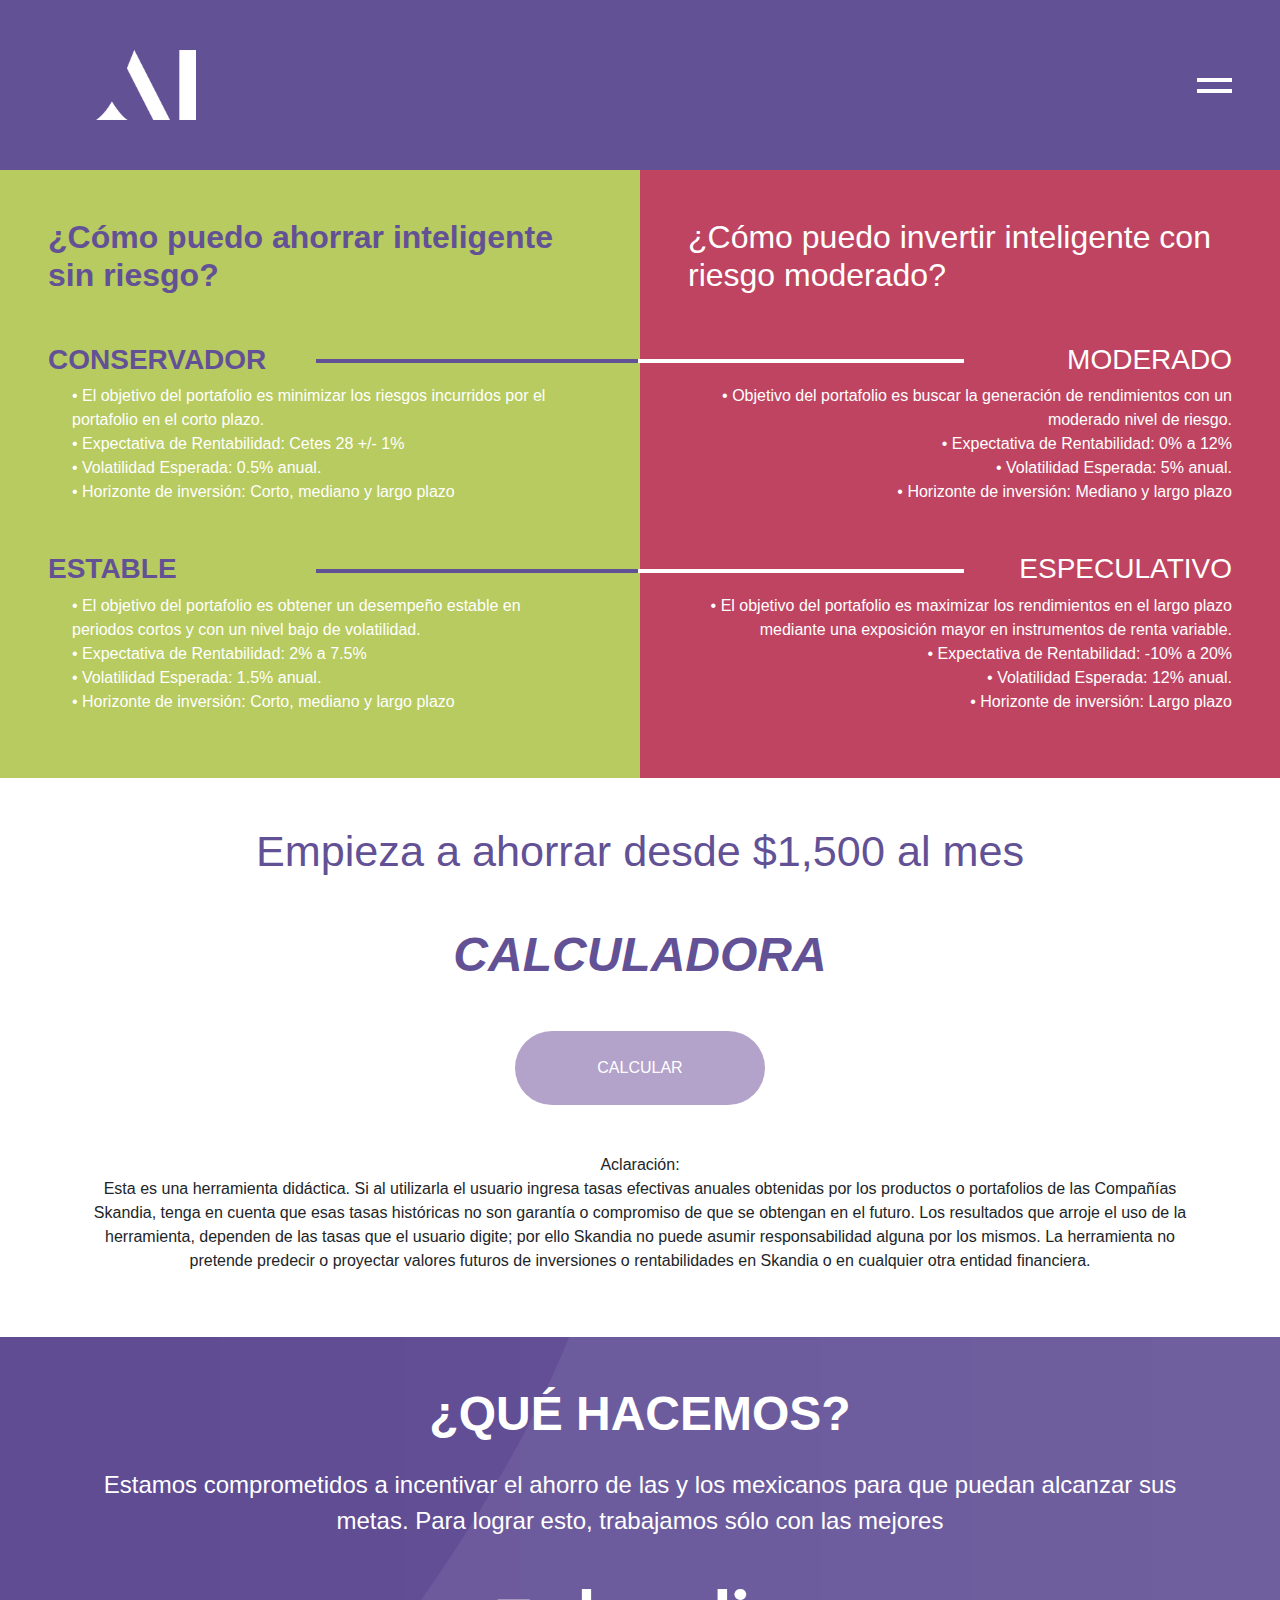
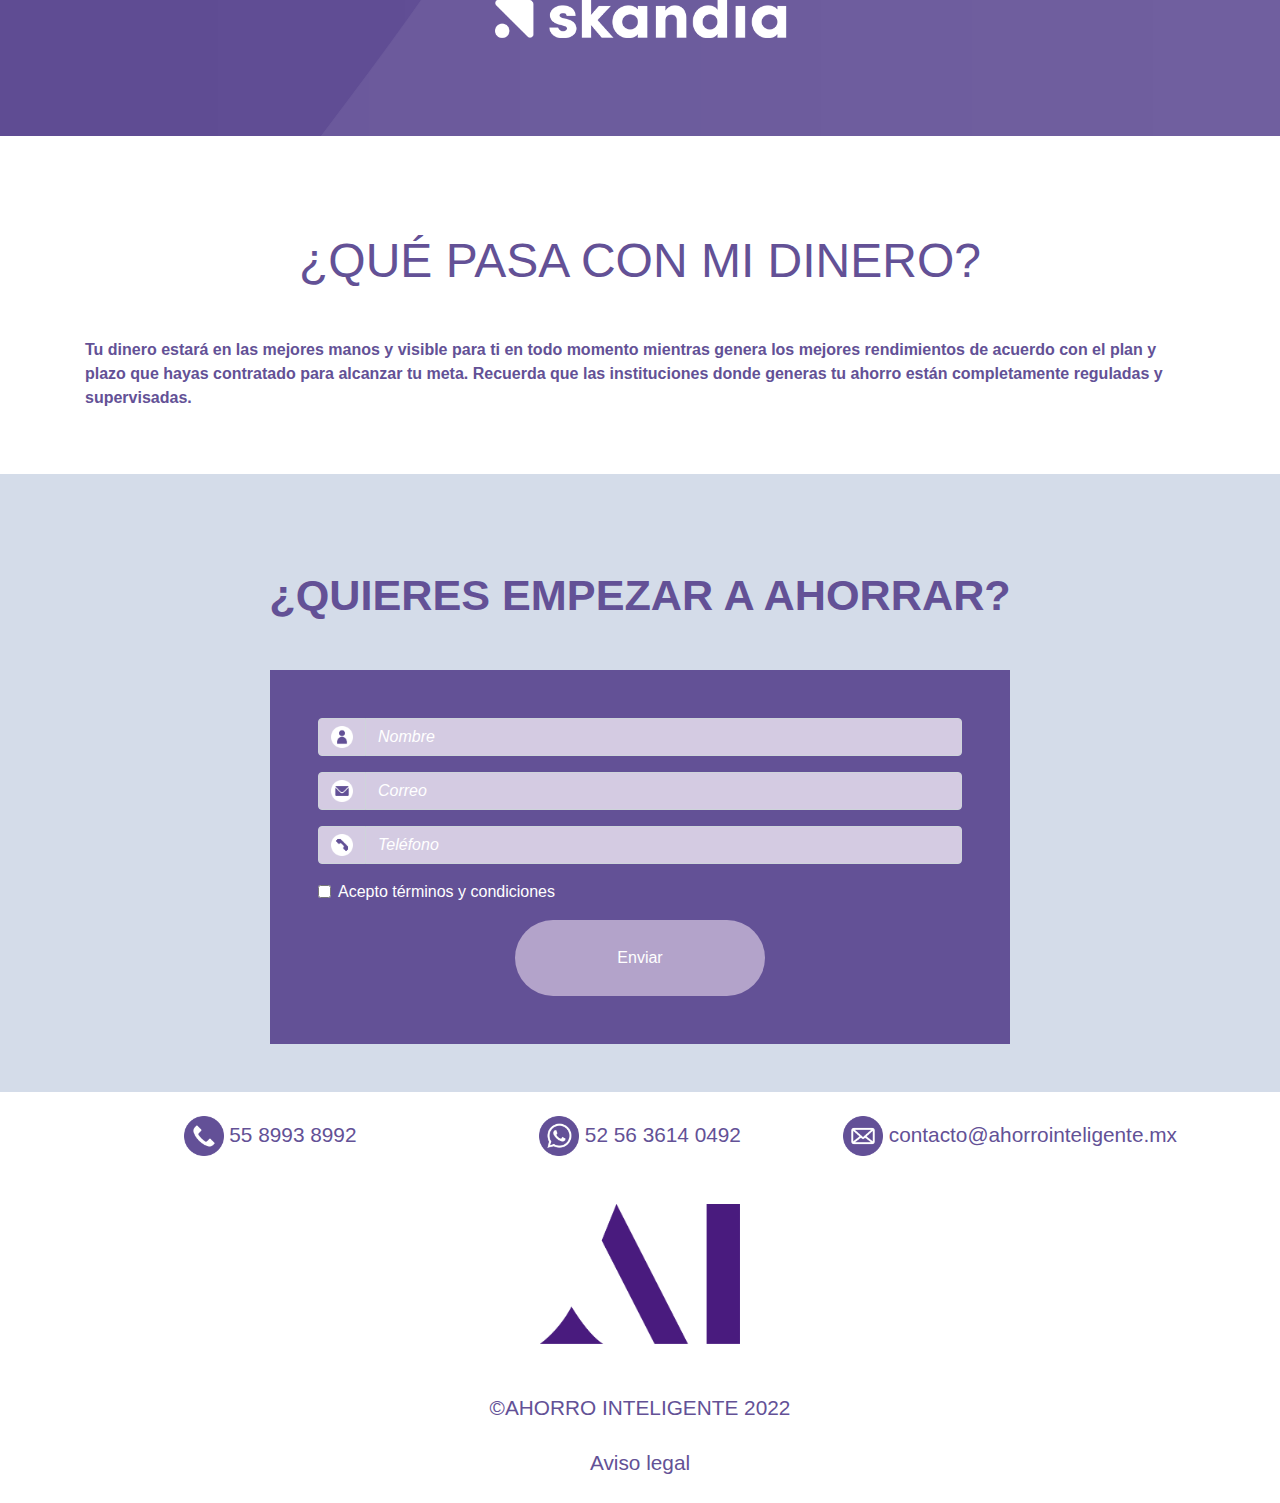
<file: conoce-mas.html>
<!doctype html>
<html lang="en">

    <head>
        <!-- Required meta tags -->
        <meta charset="utf-8">
        <meta name="viewport" content="width=device-width, initial-scale=1, shrink-to-fit=no">

        <!-- Bootstrap CSS -->
        <link rel="stylesheet" href="https://cdn.jsdelivr.net/npm/bootstrap@4.3.1/dist/css/bootstrap.min.css">

        <link rel="stylesheet" href="css/style.css">
        <link rel="stylesheet" href="css/owl.carousel.min.css">
        <link rel="stylesheet" href="css/owl.theme.default.min.css">

        <title>Ahorro Inteligente</title>
    </head>

    <body>
        <nav class="navbar navbar-expand-lg navbar-light fixed-top p-3 p-md-5" id="menuDos">
            <a class="navbar-brand" href="index.html"><img src="images/Logo.png" class="img-fluid ml-md-5 logo_dos"
                    alt=""></a>
            <!-- <button class="navbar-toggler" type="button" data-toggle="collapse" data-target="#navbarSupportedContent"
                aria-controls="navbarSupportedContent" aria-expanded="false" aria-label="Toggle navigation">
                <span class="navbar-toggler-icon"></span>
            </button> -->

            <!-- <div class="ml-auto info_dos">
                <a href="mailto:contacto@ahorrointeligente.com">contacto@ahorrointeligente.com</a>
                <a href="tel:5576104563">55 7610 4563</a>
            </div> -->

            <div class="icon" id="icon-menu">
                <span></span>
                <span></span>
            </div>
            <div class="links w-100" id="menus">
                <ul class="">
                    <li class="nav-item active">
                        <a class="nav-link text-white" href="index.html">Home <span class="sr-only">(current)</span></a>
                    </li>
                    <li class="nav-item">
                        <a class="nav-link text-white smooth" href="#comenzar">Conoce más</a>
                    </li>
                    <li class="nav-item">
                        <a class="nav-link text-white smooth" href="conoce-mas.html#contact">Contacto</a>
                    </li>
                </ul>
            </div>
        </nav>

        <section class="steeps" id="comenzar">
            <div class="row">
                <div class="col-md-6 p-5 conservador">
                    <h2>¿Cómo puedo ahorrar inteligente sin riesgo?</h2>
                    <div class="mt-5">
                        <h3>CONSERVADOR</h3>
                        <ul class="px-4">
                            <li>• El objetivo del portafolio es minimizar los riesgos incurridos por el portafolio en el
                                corto plazo.</li>
                            <li>• Expectativa de Rentabilidad: Cetes 28 +/- 1%</li>
                            <li>• Volatilidad Esperada: 0.5% anual.</li>
                            <li>• Horizonte de inversión: Corto, mediano y largo plazo</li>
                        </ul>
                    </div>
                    <div class="mt-5">
                        <h3>ESTABLE</h3>
                        <ul class="px-4">
                            <li>• El objetivo del portafolio es obtener un desempeño estable en periodos cortos y con un
                                nivel bajo de volatilidad.</li>
                            <li>• Expectativa de Rentabilidad: 2% a 7.5%</li>
                            <li>• Volatilidad Esperada: 1.5% anual.</li>
                            <li>• Horizonte de inversión: Corto, mediano y largo plazo</li>
                        </ul>
                    </div>
                </div>
                <div class="col-md-6 p-5 moderado">
                    <h2 class="text-white">¿Cómo puedo invertir inteligente con riesgo moderado?</h2>
                    <div class="mt-5">
                        <h3 class="text-white text-right">MODERADO</h3>
                        <ul class="text-right">
                            <li>• Objetivo del portafolio es buscar la generación de rendimientos con
                                un moderado nivel de riesgo.</li>
                            <li>• Expectativa de Rentabilidad: 0% a 12%</li>
                            <li>• Volatilidad Esperada: 5% anual.</li>
                            <li>• Horizonte de inversión: Mediano y largo plazo</li>
                        </ul>
                    </div>
                    <div class="mt-5">
                        <h3 class="text-white text-right">ESPECULATIVO</h3>
                        <ul class="text-right">
                            <li>• El objetivo del portafolio es maximizar los rendimientos en el largo plazo mediante
                                una
                                exposición mayor en instrumentos de renta variable.</li>
                            <li>• Expectativa de Rentabilidad: -10% a 20%</li>
                            <li>• Volatilidad Esperada: 12% anual.</li>
                            <li>• Horizonte de inversión: Largo plazo</li>
                        </ul>
                    </div>
                </div>
            </div>
        </section>

        <section class="calculator py-5">
            <div class="container">
                <h2 class="text-center">Empieza a ahorrar desde $1,500 al mes</h2>
                <h3 class="text-center my-5">CALCULADORA</h3>
                <a href="https://www.skandia.com.mx/portals/simuladores/smartplanner/simulator.php?simulator=ahorroMensualNecesario"
                    target="_blank" class="btn-calcular d-block mx-auto">CALCULAR</a>
                <P class="m-0 text-center mt-5">Aclaración:</P>
                <P class="text-center"> Esta es una herramienta didáctica. Si al utilizarla el usuario ingresa tasas
                    efectivas anuales obtenidas
                    por los productos o portafolios de las Compañías Skandia, tenga en cuenta que esas tasas históricas
                    no
                    son garantía o compromiso de que
                    se obtengan en el futuro.
                    Los resultados que arroje el uso de la herramienta, dependen de las tasas que el usuario digite; por
                    ello Skandia no puede asumir
                    responsabilidad alguna por los mismos. La herramienta no pretende predecir o proyectar valores
                    futuros
                    de inversiones o
                    rentabilidades en Skandia o en cualquier otra entidad financiera.</P>
            </div>
        </section>
        <section class="hacemos py-5">
            <div class="container">
                <h2 class="text-center text-white font-weight-bold">¿QUÉ HACEMOS?</h2>
                <p class="text-white text-center my-4">Estamos comprometidos a incentivar el ahorro de las y los
                    mexicanos
                    para que
                    puedan alcanzar sus metas. Para lograr esto, trabajamos sólo con las mejores</p>
                <div class="row box-logos my-5">
                    <div class="col-md-6 mx-auto justify-content-center d-flex align-items-center mt-5 mt-md-0">
                        <img src="images/skansia.png" class="img-fluid" alt="">
                    </div>
                </div>
            </div>
        </section>
        <section class="dinero py-5">
            <div class="container">
                <h2 class="text-center my-5">¿QUÉ PASA CON MI DINERO?</h2>
                <p>Tu dinero estará en las mejores manos y visible para ti en todo momento mientras
                    genera los mejores rendimientos de acuerdo con el plan y plazo que hayas
                    contratado para alcanzar tu meta. Recuerda que las instituciones donde generas tu
                    ahorro están completamente reguladas y supervisadas.</p>
                <!-- <div class="row">
                    <div class="col-md-4 d-flex justify-content-center align-items-center my-5 my-md-0">
                        <img src="images/Hacienda.png" class="img-fluid" alt="">
                    </div>
                    <div class="col-md-4 d-flex justify-content-center align-items-center">
                        <img src="images/cnsf.png" class="img-fluid" alt="">
                    </div>
                    <div class="col-md-4 d-flex justify-content-center align-items-center">
                        <img src="images/Condusef.png" class="img-fluid" alt="">
                    </div>
                </div> -->
            </div>
        </section>
        <section class="contact py-5" id="contact">
            <!-- <div class="header py-5">
                <h2 class="text-center text-white font-weight-bold">Y TODO DESDE UNA APP</h2>
            </div> -->
            <div class="container">
                <h3 class="font-weight-bold text-center my-5">¿QUIERES EMPEZAR A AHORRAR?</h3>
                <div class="col-md-8 mx-auto p-5 box-form">
                    <form>
                        <div class="form-group">
                            <div class="input-group mb-2">
                                <div class="input-group-prepend">
                                    <div class="input-group-text"><img src="images/usuario.png" class="img-fluid icon"
                                            alt="">
                                    </div>
                                </div>
                                <input type="text" class="form-control" id="inlineFormInputGroup" placeholder="Nombre">
                            </div>
                        </div>
                        <div class="form-group">
                            <div class="input-group mb-2">
                                <div class="input-group-prepend">
                                    <div class="input-group-text"><img src="images/email.png" class="img-fluid icon"
                                            alt="">
                                    </div>
                                </div>
                                <input type="text" class="form-control" id="inlineFormInputGroup" placeholder="Correo">
                            </div>
                        </div>
                        <div class="form-group">
                            <div class="input-group mb-2">
                                <div class="input-group-prepend">
                                    <div class="input-group-text"><img src="images/phone-call.png"
                                            class="img-fluid icon" alt=""></div>
                                </div>
                                <input type="text" class="form-control" id="inlineFormInputGroup"
                                    placeholder="Teléfono">
                            </div>
                        </div>
                        <div class="form-group form-check">
                            <input type="checkbox" class="form-check-input" id="exampleCheck1">
                            <label class="form-check-label text-white" for="exampleCheck1">Acepto términos y
                                condiciones</label>
                        </div>
                        <button type="submit" class="btn btn-enviar d-block mx-auto">Enviar</button>
                    </form>
                </div>

            </div>
        </section>

        <footer class="py-4">
            <div class="container">
                <div class="row">
                    <div class="col-lg-4 d-flex justify-content-center align-items-center">
                        <a target="_blank" href="tel:5589938992"><img src="images/Telefono.png" class="img-fluid icon"
                                alt=""> 55 8993
                            8992</a>
                    </div>
                    <div class="col-lg-4 my-5 my-lg-0 d-flex justify-content-center align-items-center">
                        <a target="_blank"
                            href="https://api.whatsapp.com/send?phone=+5215636140492&text=Hola%21%20Quisiera%20m%C3%A1s%20informaci%C3%B3n."><img
                                src="images/whatsapp.png" class="img-fluid icon" alt=""> 52 56
                            3614 0492</a>
                    </div>
                    <div class="col-lg-4 d-flex justify-content-center align-items-center">
                        <a target="_blank" href="mailto:contacto@ahorrointeligente.mx"><img src="images/mail.png"
                                class="img-fluid icon" alt=""> contacto@ahorrointeligente.mx</a>
                    </div>
                </div>
                <a href="index.html"> <img src="images/Logo_Footer.png" class="img-fluid d-block mx-auto my-5"
                        alt="logo ahorro inteligente"></a>
                <p class="my-4 text-center">©AHORRO INTELIGENTE 2022</p>
                <a href="https://ahorrointeligente.com.mx/Legal_AI.pdf" class="d-block text-center"
                    target="_blank">Aviso
                    legal</a>
            </div>
        </footer>


        <!-- Optional JavaScript -->
        <!-- jQuery first, then Popper.js, then Bootstrap JS -->
        <script src="https://code.jquery.com/jquery-3.3.1.min.js">
        </script>
        <script src="https://cdn.jsdelivr.net/npm/popper.js@1.14.7/dist/umd/popper.min.js">
        </script>
        <script src="https://cdn.jsdelivr.net/npm/bootstrap@4.3.1/dist/js/bootstrap.min.js">
        </script>
        <script src="js/owl.carousel.min.js"></script>
        <script src="js/app_dos.js"></script>
    </body>

</html>
</file>
<file: css/style.css>
* {
    margin: 0;
    padding: 0;
    box-sizing: border-box;
}

.row {
    margin: 0;
}

a:hover {
    text-decoration: none;
}

.logo,
.logo_dos {
    width: 100px;
}

.navbar-brand {
    width: 100px;
}

.navbar .info a {
    color: #fff;
    display: inline-block;
    margin: 0 10px;
}

.links ul {
    list-style: none;
}

.nav-link {
    color: #B7CB60;
    font-size: 1.5rem;
    text-align: center;
}

.navbar .icon {
    width: 35px;
    height: 15px;
    cursor: pointer;
    position: relative;
    margin-left: auto;
    right: 0;
    z-index: 1030;
}

.navbar .icon span {
    width: 35px;
    height: 4px;
    display: block;
    background: #fff;
    position: absolute;
    transition: 0.5s ease;
    -webkit-transition: 0.5s ease;
    -moz-transition: 0.5s ease;
    -ms-transition: 0.5s ease;
    -o-transition: 0.5s ease;
}

.navbar .icon span:nth-child(2) {
    bottom: 0;
}

.navbar .icon span.span-active:nth-child(1) {
    transform: rotate(45deg) translate(7px, 7px);
}

.navbar .icon span.span-active:nth-child(2) {
    transform: rotate(-45deg);
}

.navbar .links {
    display: none;
}

.menu-active {
    position: absolute;
    width: 100%;
    top: 0px;
    background: rgba(0, 0, 0, .5);
    display: flex !important;
    align-items: center;
    justify-content: center;
    left: 0;
    height: 100vh;
}

.button,
.btn-calcular,
.btn-enviar {
    color: #fff;
    /* background: rgba(255, 255, 255, .5); */
    background: #B3A3CA;
    padding: 25px;
    width: 250px;
    border-radius: 40px;
    text-align: center;
}

#menuDos {
    background: #635196;
    height: 170px;
}

.home {
    height: 100vh;
    background-image: url(../images/Bg.png);
    background-size: cover;
    background-position: center;
}

.home h1 {
    font-size: 4.5rem;
}

.home h2 {
    font-size: 3rem;
}

.sueños h2 {
    color: #635196;
    font-weight: bold;
    font-style: italic;
    font-size: 3.4rem;
}

.sueños .text {
    background: rgba(255, 255, 255, .7);
    position: absolute;
    top: 10px;
    width: 80%;
    left: 10%;
    padding: 15px;
}

.sueños .text p {
    margin: 0;
    text-align: center;
    font-weight: bold;
    color: #635196;
    font-size: 1.7rem;
}

.conservador h2,
.moderado h2 {
    font-size: 2rem;
}

.conservador {
    background: #B7CB60;
}

.conservador h3,
.conservador h2 {
    color: #635196;
    position: relative;
    font-weight: bold;
}

.conservador h3::after {
    content: '';
    display: block;
    width: 60%;
    height: 4px;
    background: #635196;
    right: -50px;
    top: 49%;
    position: absolute;
}

.conservador ul,
.moderado ul {
    color: #fff;
}

.moderado {
    background: #BF4461;
}

.moderado h3 {
    position: relative;
}

.moderado ul,
.conservador ul li {
    list-style: none;
}

.moderado ul li {
    position: relative;
}

.moderado h3::after {
    content: '';
    display: block;
    width: 60%;
    height: 4px;
    background: #fff;
    left: -50px;
    top: 49%;
    position: absolute;
}

.pasos h2 {
    color: #635196;
    font-weight: bold;
    font-size: 2.7rem;
}

.pasos h3 {
    font-size: 2.5rem;
}

.pasos p {
    font-size: 1.3rem;
}

.pasos .icon {
    width: 110px;
    height: 110px;
}

.pasos .paso {
    position: absolute;
    width: 110%;
    z-index: 2;
    height: 200px;
    color: #635196;
    font-weight: bold;
}

.pasos .paso .text {
    width: calc(100% - 110px);
}

.pasos .col-md-4:nth-child(1) .paso:nth-child(1) {
    top: 80px;
    right: -70px;
    ;
}

.pasos .col-md-4:nth-child(1) .paso:nth-child(2) {
    bottom: 80px;
    right: -70px;
    ;
}

.pasos .col-md-4:nth-child(3) .paso:nth-child(1) {
    top: 80px;
    left: -80px;
}

.pasos .col-md-4:nth-child(3) .paso:nth-child(2) {
    bottom: 80px;
    left: -80px;
}

.steeps {
    margin-top: 170px;
}

/* .moderado ul li::before {
    content: '';
    display: block;
    position: absolute;
    width: 6px;
    height: 6px;
    background: #fff;
    border-radius: 50%;
    top: 8px;
    left: -15px;
} */

.calculator h2,
.calculator h3,
.contact h3 {
    font-size: 2.7rem;
    color: #635196;
}

.calculator h3 {
    font-style: italic;
    font-weight: bold;
    font-size: 3rem;
}

.hacemos {
    background-image: url(../images/Bg_Hacemos.png);
    background-position: center;
}

.hacemos h2 {
    font-size: 3rem;
}

.hacemos p {
    font-size: 1.5rem;
}

.hacemos img {
    width: 300px;
}

.dinero h2 {
    font-size: 3rem;
    color: #635196;
}

.dinero p {
    color: #635196;
    font-weight: bold;
}

.contact {
    background: #D4DCE9;
}

.contact .header {
    background: #B3A3CA;
}

.contact .header h2 {
    font-size: 4rem;
    position: relative;
}

.contact .header h2::after,
.contact .header h2::before {
    content: '';
    display: block;
    position: absolute;
    width: 15%;
    height: 4px;
    background: #635196;
    top: calc(50% - 2px);
}

.contact .header h2::before {
    left: 0;
}

.contact .header h2::after {
    right: 0;
}

.contact .box-form {
    background: #635196;
}

.contact .icon {
    width: 22px;
}

.input-group-text,
.form-control {
    background: #d4cbe2;
}

.form-control::placeholder {
    color: #fff;
    font-style: italic;
}

footer img {
    width: 200px;
}

footer a,
footer p {
    color: #635196;
    font-size: 1.3rem;
}

footer .icon {
    width: 40px;
    display: inline-block;
}

@media (max-width: 991px) {
    .pasos .icon {
        width: 70px;
        height: 70px;
    }

    .pasos .paso {
        position: relative;
        width: 100%;
        height: auto;
        margin: 20px 0;
    }

    .pasos .paso .text {
        width: calc(100% - 70px);
        margin-right: auto;
    }

    .pasos .col-md-4:nth-child(1) .paso:nth-child(1) {
        top: 0px;
        right: 0px;
        ;
    }

    .pasos .col-md-4:nth-child(1) .paso:nth-child(2) {
        bottom: 0px;
        right: 0px;
        ;
    }

    .pasos .col-md-4:nth-child(3) .paso:nth-child(1) {
        top: 0px;
        left: 0px;
    }

    .pasos .col-md-4:nth-child(3) .paso:nth-child(2) {
        bottom: 0px;
        left: 0px;
    }
}

@media (max-width: 767px) {
    .navbar-brand {
        width: 120px;
        margin: 10px;
        display: flex;
        align-items: center;
        justify-content: center;
    }

    #menuDos {
        height: 140px;
    }

    .navbar .info {
        width: 100%;
    }

    .navbar .info a {
        text-align: center;
        display: block;
        margin: 10px auto;
    }

    .navbar .icon {
        position: absolute;
        top: 55px;
        right: 30px;
    }

    .home h1 {
        font-size: 2.5rem;
        text-align: center;
    }

    .home h2 {
        font-size: 1.5rem;
    }

    .sueños h2 {
        font-size: 1.7rem;
    }

    .conservador h3::after {
        display: none;
    }

    .moderado h3::after {
        display: none;
    }

    .hacemos h2 {
        font-size: 2rem;
    }

    .dinero h2 {
        font-size: 2rem;
    }

    .conservador h3,
    .moderado h3 {
        font-size: 1.5rem;
    }

    .hacemos img {
        width: 200px;
        display: block;
        margin: 0 auto;
    }

    .conservador h2,
    .moderado h2 {
        font-size: 1.7rem;
        text-align: center;
    }

    .contact .header h2 {
        font-size: 2rem;
    }

    .contact .header h2::after,
    .contact .header h2::before {
        display: none;
    }

    .calculator h2,
    .calculator h3,
    .contact h3 {
        font-size: 1.7rem;
    }

    .pasos h2 {
        font-size: 2rem;
    }

    .pasos p {
        font-size: 1rem;
    }

    .pasos h3 {
        font-size: 1.75rem;
    }

    .steeps {
        margin-top: 140px;
    }

}
</file>
